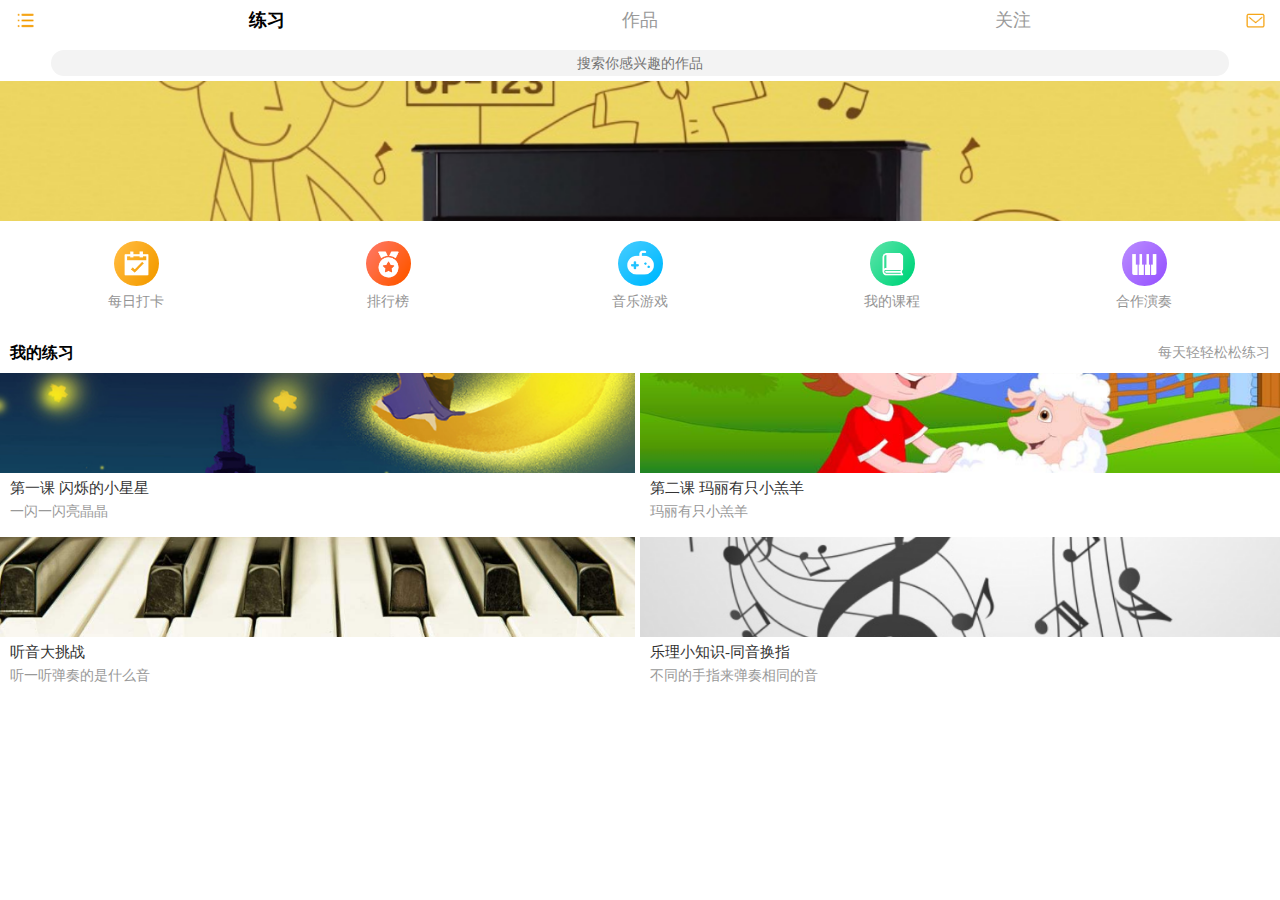
<file: index.html>
<!DOCTYPE html>
<html>

	<head>
		<meta charset="UTF-8">
		<meta name="viewport" content="width=device-width,initial-scale=1,minimum-scale=1,maximum-scale=1,user-scalable=no" />
		<title>Doolome</title>
		<script src="js/mui.min.js"></script>
		<link href="css/mui.min.css" rel="stylesheet" />
		<link href="css/main.css" rel="stylesheet" />
		<link href="css/pages/index.css" rel="stylesheet" />
	</head>

	<body>
		<div class="index-wrap">
			<div class="header">
				<div class="menu"></div>
				<div class="tab">
					<ul>
						<li class="tab-this">练习</li>
						<li>作品</li>
						<li>关注</li>
					</ul>
				</div>
				<div class="msg"></div>
			</div>
			<div class="main">
				<div class="search">
					<input type="text" placeholder="搜索你感兴趣的作品" class="search-input" />
				</div>
				<div class="banner"></div>
				<div class="navigator">
					<div class="nav-items">
						<div class="nav-bg"></div>
						<div class="nav-txt">每日打卡</div>
					</div>
					<div class="nav-items">
						<div class="nav-bg"></div>
						<div class="nav-txt">排行榜</div>
					</div>
					<div class="nav-items">
						<div class="nav-bg"></div>
						<div class="nav-txt">音乐游戏</div>
					</div>
					<div class="nav-items">
						<div class="nav-bg"></div>
						<div class="nav-txt">我的课程</div>
					</div>
					<div class="nav-items">
						<div class="nav-bg"></div>
						<div class="nav-txt">合作演奏</div>
					</div>
				</div>
				<div class="content">
					<div class="item-head">
						<p class="item-title">我的练习</p>
						<p class="item-desc">每天轻轻松松练习</p>
					</div>
	
					<ul class="item-list" id="home-product-list">
						<li class="home-product-item" data-id="1">
							<div class="item-img"></div>
							<div class="item-name">第一课 闪烁的小星星</div>
							<div class="item-subname">一闪一闪亮晶晶</div>
						</li>
						<li class="home-product-item" data-id="2">
							<div class="item-img"></div>
							<div class="item-name">第二课 玛丽有只小羔羊</div>
							<div class="item-subname">玛丽有只小羔羊</div>
						</li>
						<li class="home-product-item" data-id="3">
							<div class="item-img"></div>
							<div class="item-name">听音大挑战</div>
							<div class="item-subname">听一听弹奏的是什么音</div>
						</li>
						<li class="home-product-item" data-id="4">
							<div class="item-img"></div>
							<div class="item-name">乐理小知识-同音换指</div>
							<div class="item-subname">不同的手指来弹奏相同的音</div>
						</li>
					</ul>
				</div>
			</div>
		</div>

		<script src="js/util.js"></script>
		<script src="js/pages/index.js"></script>
	</body>

</html>
</file>
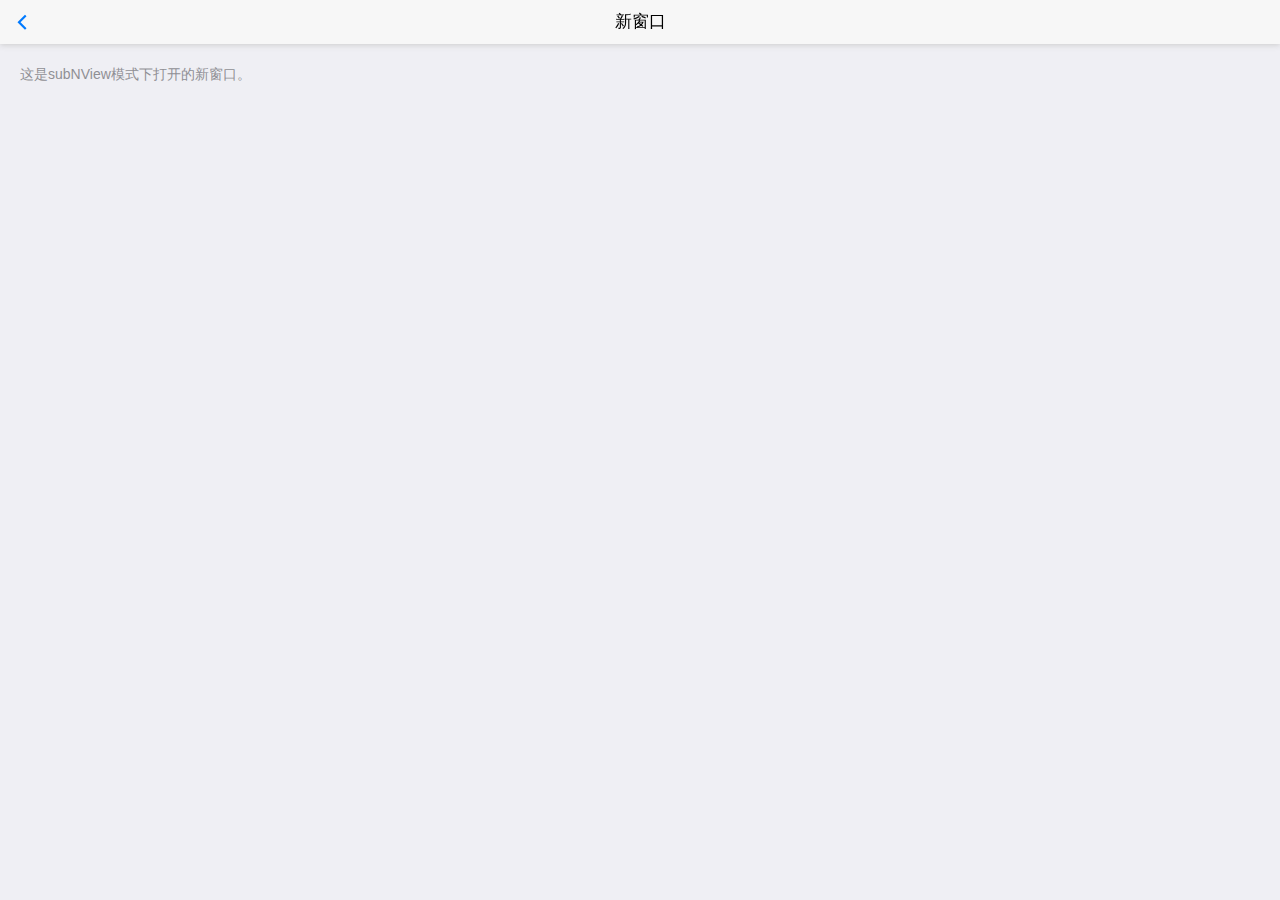
<file: html/new-webview.html>
<!DOCTYPE html>
<html>
	<head>
		<meta charset="UTF-8">
		<meta name="viewport" content="width=device-width,initial-scale=1,minimum-scale=1,maximum-scale=1,user-scalable=no" />
		<title>new webview</title>
		<script src="../js/mui.min.js"></script>
		<link href="../css/mui.min.css" rel="stylesheet" />
	</head>
	<body>
		<header class="mui-bar mui-bar-nav">
			<a class="mui-action-back mui-icon mui-icon-left-nav mui-pull-left"></a>
			<h1 class="mui-title">新窗口</h1>
		</header>
		<div class="mui-content">
			<p style="margin-top:20px;margin-left: 20px;">这是subNView模式下打开的新窗口。</p>
		</div>
		
		<script>
			mui.init();
		</script>
	</body>
</html>
</file>
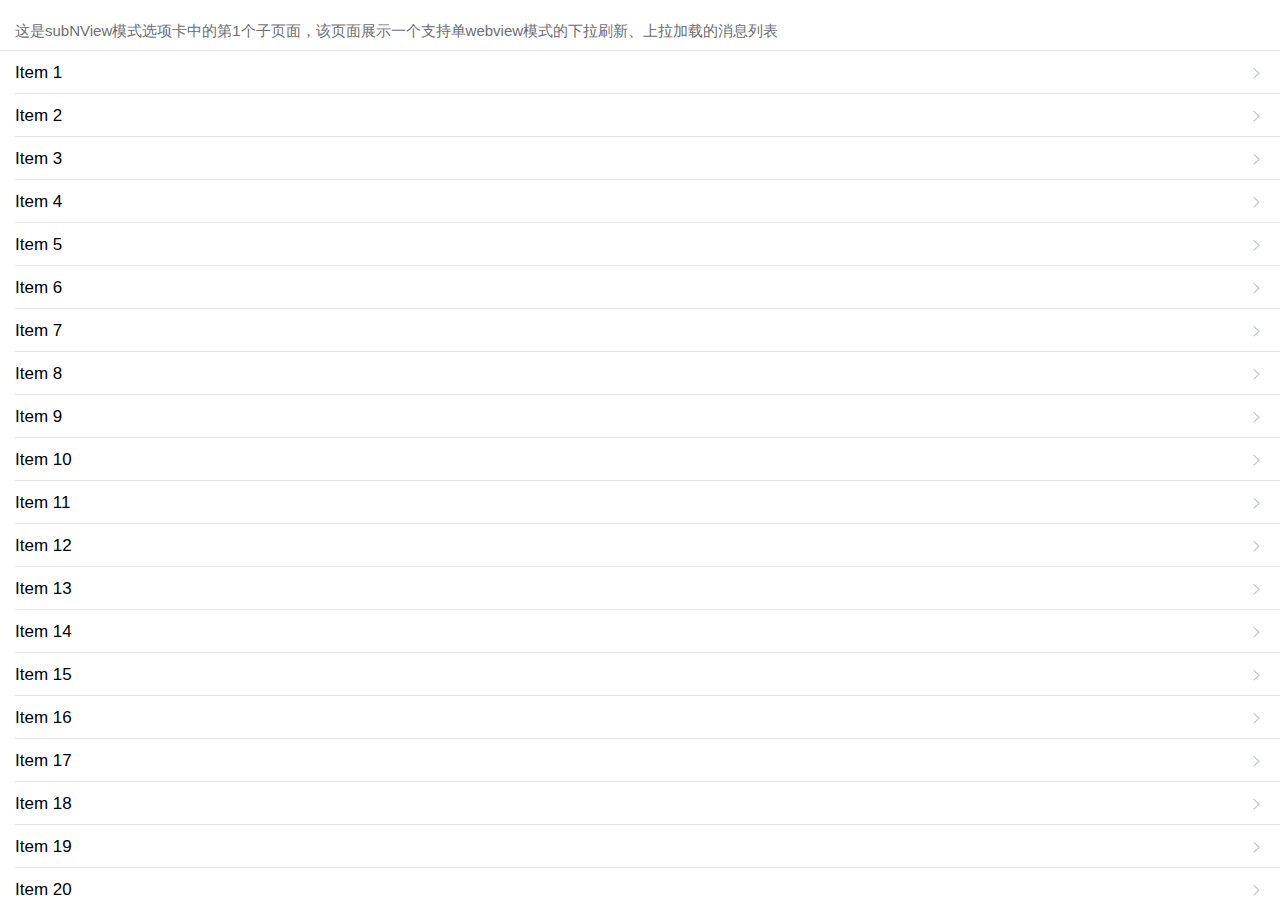
<file: html/tab-webview-subpage-chat.html>
<!DOCTYPE html>
<html>

	<head>
		<meta charset="utf-8">
		<title>Hello MUI</title>
		<meta name="viewport" content="width=device-width, initial-scale=1,maximum-scale=1,user-scalable=no">
		<meta name="apple-mobile-web-app-capable" content="yes">
		<meta name="apple-mobile-web-app-status-bar-style" content="black">
		<link rel="stylesheet" href="../css/mui.min.css">
		<style>
			html,
			body {
				background-color: #efeff4;
			}
			
			.title {
				padding: 20px 15px 10px;
				color: #6d6d72;
				font-size: 15px;
				background-color: #fff;
			}
		</style>
	</head>

	<body>
		<div id="pullrefresh" class="mui-content mui-scroll-wrapper">
			<div class="mui-scroll">
				<div class="title">
					这是subNView模式选项卡中的第1个子页面，该页面展示一个支持单webview模式的下拉刷新、上拉加载的消息列表
				</div>
				<ul class="mui-table-view mui-table-view-chevron">
					<li class="mui-table-view-cell">
						<a href="" class="mui-navigate-right">Item 1</a>
					</li>
					<li class="mui-table-view-cell">
						<a href="" class="mui-navigate-right">Item 2</a>
					</li>
					<li class="mui-table-view-cell">
						<a href="" class="mui-navigate-right">Item 3</a>
					</li>
					<li class="mui-table-view-cell">
						<a href="" class="mui-navigate-right">Item 4</a>
					</li>
					<li class="mui-table-view-cell">
						<a href="" class="mui-navigate-right">Item 5</a>
					</li>
					<li class="mui-table-view-cell">
						<a href="" class="mui-navigate-right">Item 6</a>
					</li>
					<li class="mui-table-view-cell">
						<a href="" class="mui-navigate-right">Item 7</a>
					</li>
					<li class="mui-table-view-cell">
						<a href="" class="mui-navigate-right">Item 8</a>
					</li>
					<li class="mui-table-view-cell">
						<a href="" class="mui-navigate-right">Item 9</a>
					</li>
					<li class="mui-table-view-cell">
						<a href="" class="mui-navigate-right">Item 10</a>
					</li>
					<li class="mui-table-view-cell">
						<a href="" class="mui-navigate-right">Item 11</a>
					</li>
					<li class="mui-table-view-cell">
						<a href="" class="mui-navigate-right">Item 12</a>
					</li>
					<li class="mui-table-view-cell">
						<a href="" class="mui-navigate-right">Item 13</a>
					</li>
					<li class="mui-table-view-cell">
						<a href="" class="mui-navigate-right">Item 14</a>
					</li>
					<li class="mui-table-view-cell">
						<a href="" class="mui-navigate-right">Item 15</a>
					</li>
					<li class="mui-table-view-cell">
						<a href="" class="mui-navigate-right">Item 16</a>
					</li>
					<li class="mui-table-view-cell">
						<a href="" class="mui-navigate-right">Item 17</a>
					</li>
					<li class="mui-table-view-cell">
						<a href="" class="mui-navigate-right">Item 18</a>
					</li>
					<li class="mui-table-view-cell">
						<a href="" class="mui-navigate-right">Item 19</a>
					</li>
					<li class="mui-table-view-cell">
						<a href="" class="mui-navigate-right">Item 20</a>
					</li>
				</ul>
			</div>
		</div>
		<script src="../js/mui.min.js"></script>
		<script>
			mui.init({
				swipeBack: false,
				pullRefresh: {
					container: '#pullrefresh',
					down: {
						style:'circle',
						callback: pulldownRefresh
					},
					up: {
						contentrefresh: '正在加载...',
						callback: pullupRefresh
					}
				}
			});
			/**
			 * 下拉刷新具体业务实现
			 */
			function pulldownRefresh() {
				setTimeout(function() {
					var table = document.body.querySelector('.mui-table-view');
					var cells = document.body.querySelectorAll('.mui-table-view-cell');
					for(var i = cells.length, len = i + 3; i < len; i++) {
						var li = document.createElement('li');
						li.className = 'mui-table-view-cell';
						li.innerHTML = '<a class="mui-navigate-right">Item ' + (i + 1) + '</a>';
						//下拉刷新，新纪录插到最前面；
						table.insertBefore(li, table.firstChild);
					}
					mui('#pullrefresh').pullRefresh().endPulldownToRefresh(); //refresh completed
					mui.toast('下拉刷新成功');
				}, 1000);
			}
			var count = 0;
			/**
			 * 上拉加载具体业务实现
			 */
			function pullupRefresh() {
				setTimeout(function() {
					mui('#pullrefresh').pullRefresh().endPullupToRefresh((++count > 2)); //参数为true代表没有更多数据了。
					var table = document.body.querySelector('.mui-table-view');
					var cells = document.body.querySelectorAll('.mui-table-view-cell');
					for(var i = cells.length, len = i + 20; i < len; i++) {
						var li = document.createElement('li');
						li.className = 'mui-table-view-cell';
						li.innerHTML = '<a class="mui-navigate-right">Item ' + (i + 1) + '</a>';
						table.appendChild(li);
					}
				}, 1000);
			}
		</script>
	</body>

</html>
</file>
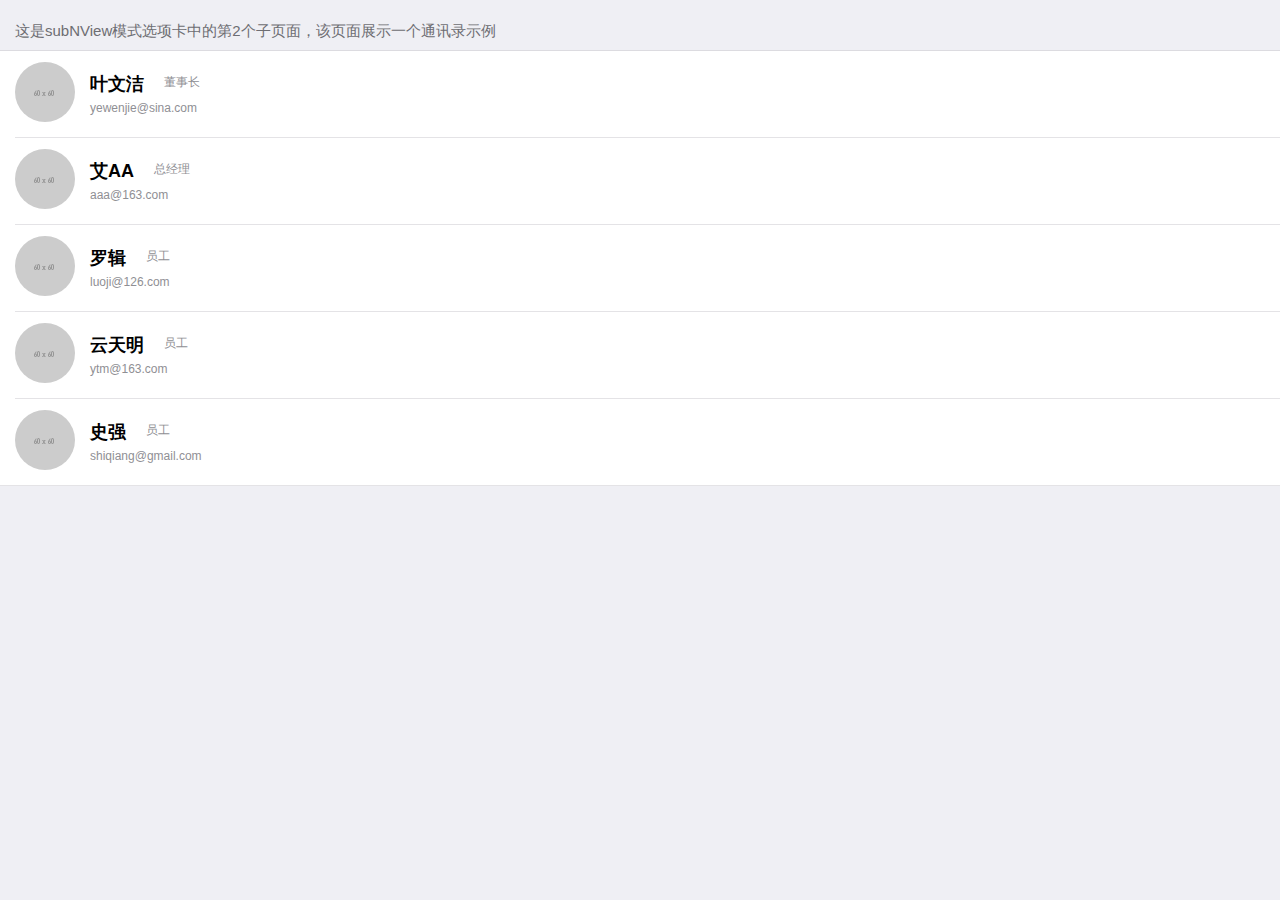
<file: html/tab-webview-subpage-contact.html>
<!DOCTYPE html>
<html>

	<head>
		<meta charset="utf-8">
		<title>Hello MUI</title>
		<meta name="viewport" content="width=device-width, initial-scale=1,maximum-scale=1,user-scalable=no">
		<meta name="apple-mobile-web-app-capable" content="yes">
		<meta name="apple-mobile-web-app-status-bar-style" content="black">

		<link rel="stylesheet" href="../css/mui.min.css">
		<style>
			html,body {
				background-color: #efeff4;
			}
			.title{
				margin: 20px 15px 10px;
				color: #6d6d72;
				font-size: 15px;
			}
			 .oa-contact-cell.mui-table .mui-table-cell {
				padding: 11px 0;
				vertical-align: middle;
			}
			
			.oa-contact-cell {
				position: relative;
				margin: -11px 0;
			}
	
			.oa-contact-avatar {
				width: 75px;
			}
			.oa-contact-avatar img {
				border-radius: 50%;
			}
			.oa-contact-content {
				width: 100%;
			}
			.oa-contact-name {
				margin-right: 20px;
			}
			.oa-contact-name, oa-contact-position {
				float: left;
			}
		</style>
	</head>

	<body>
		<div class="mui-content">
			<div class="title">
				这是subNView模式选项卡中的第2个子页面，该页面展示一个通讯录示例
			</div>

			<ul class="mui-table-view mui-table-view-striped mui-table-view-condensed">
				<li class="mui-table-view-cell">
					<div class="mui-slider-cell">
						<div class="oa-contact-cell mui-table">
							<div class="oa-contact-avatar mui-table-cell">
								<img src="../images/60x60.gif" />
							</div>
							<div class="oa-contact-content mui-table-cell">
								<div class="mui-clearfix">
									<h4 class="oa-contact-name">叶文洁</h4>
									<span class="oa-contact-position mui-h6">董事长</span>
								</div>
								<p class="oa-contact-email mui-h6">
									yewenjie@sina.com
								</p>
							</div>
						</div>
					</div>
				</li>
				<li class="mui-table-view-cell">
					<div class="mui-slider-cell">
						<div class="oa-contact-cell mui-table">
							<div class="oa-contact-avatar mui-table-cell">
								<img src="../images/60x60.gif" />
							</div>
							<div class="oa-contact-content mui-table-cell">
								<div class="mui-clearfix">
									<h4 class="oa-contact-name">艾AA</h4>
									<span class="oa-contact-position mui-h6">总经理</span>
								</div>
								<p class="oa-contact-email mui-h6">
									aaa@163.com
								</p>
							</div>
						</div>
					</div>
				</li>
				<li class="mui-table-view-cell">
					<div class="mui-slider-cell">
						<div class="oa-contact-cell mui-table">
							<div class="oa-contact-avatar mui-table-cell">
								<img src="../images/60x60.gif" />
							</div>
							<div class="oa-contact-content mui-table-cell">
								<div class="mui-clearfix">
									<h4 class="oa-contact-name">罗辑</h4>
									<span class="oa-contact-position mui-h6">员工</span>
								</div>
								<p class="oa-contact-email mui-h6">
									luoji@126.com
								</p>
							</div>
						</div>
					</div>
				</li>
				<li class="mui-table-view-cell">
					<div class="mui-slider-cell">
						<div class="oa-contact-cell mui-table">
							<div class="oa-contact-avatar mui-table-cell">
								<img src="../images/60x60.gif" />
							</div>
							<div class="oa-contact-content mui-table-cell">
								<div class="mui-clearfix">
									<h4 class="oa-contact-name">云天明</h4>
									<span class="oa-contact-position mui-h6">员工</span>
								</div>
								<p class="oa-contact-email mui-h6">
									ytm@163.com
								</p>
							</div>
						</div>
					</div>
				</li>
				<li class="mui-table-view-cell">
					<div class="mui-slider-cell">
						<div class="oa-contact-cell mui-table">
							<div class="oa-contact-avatar mui-table-cell">
								<img src="../images/60x60.gif" />
							</div>
							<div class="oa-contact-content mui-table-cell">
								<div class="mui-clearfix">
									<h4 class="oa-contact-name">史强</h4>
									<span class="oa-contact-position mui-h6">员工</span>
								</div>
								<p class="oa-contact-email mui-h6">
									shiqiang@gmail.com
								</p>
							</div>
						</div>
					</div>
				</li>
			</ul>
		</div>
	</body>
	<script src="../js/mui.min.js"></script>
	<script>
		mui.init({
			swipeBack:true //启用右滑关闭功能
		});
	</script>
</html>
</file>
<file: css/pages/index.css>
.index-wrap {
  display: flex;
  flex-flow: column;
  height: 100%;
}
.header {
  display: flex;
  flex-flow: row;
  align-items: center;
  height: 4rem;
  position: fixed;
  left: 0;
  right: 0;
  top: 0;
  background: #fff;
  z-index: 999;
}
.main {
  margin-top: 4rem;
  height: -webkit-calc(100% - 8rem);
  overflow-y: scroll;
  position: relative;
  z-index: 100;
  -webkit-overflow-scrolling: touch;
}
.header > div {
  flex: 1;
  align-items: center;
}
.menu {
  height: 2.5rem;
  max-width: 3rem;
  background: url("../../images/icon_menu.png") no-repeat center center;
  background-size: auto 100%;
  margin-left: 1rem;
}

.tab {
  display: flex;
  flex: 1;
  padding: 0 4rem;
}
.tab-this {
  color: #000;
  font-weight: bold;
}
.tab ul {
  display: flex;
  flex-flow: row;
  align-items: center;
  font-size: 1.8rem;
  color: #999;
  flex: 1;
}
.tab ul li {
  flex: 1;
  text-align: center;
}
.msg {
  height: 2.5rem;
  max-width: 3rem;
  background: url("../../images/icon_msg.png") no-repeat center center;
  background-size: auto 100%;
  margin-right: 1rem;
}

.search {
  margin: 1rem 0 0.5rem 0;
  text-align: center;
}
input.search-input {
  position: relative;
  border: none;
  border-radius: 2.6rem !important;
  background: #f3f3f3;
  height: 2.6rem;
  width: 92%;
  text-align: center;
  font-size: 1.4rem;
  margin-bottom: 0;
}
input.search-input:focus {
  border: none !important;
  outline: none;
}

.banner {
  height: 14rem;
  background: url("../../images/banner_01.png") no-repeat center center;
  background-size: 100% auto;
}

.navigator {
  display: flex;
  flex-flow: row;
  align-items: center;
  padding: 2rem 1rem;
}
.nav-items {
  display: flex;
  flex-flow: column;
  align-items: center;
  justify-content: center;
}
.nav-items {
  flex: 1;
}
.nav-items .nav-bg {
  width: 4.5rem;
  height: 4.5rem;
}
.nav-items:nth-child(1) .nav-bg {
  background: url("../../images/icon_card.png") no-repeat center center;
  background-size: auto 100%;
}
.nav-items:nth-child(2) .nav-bg {
  background: url("../../images/icon_rank.png") no-repeat center center;
  background-size: auto 100%;
}
.nav-items:nth-child(3) .nav-bg {
  background: url("../../images/icon_game.png") no-repeat center center;
  background-size: auto 100%;
}
.nav-items:nth-child(4) .nav-bg {
  background: url("../../images/icon_class.png") no-repeat center center;
  background-size: auto 100%;
}
.nav-items:nth-child(5) .nav-bg {
  background: url("../../images/icon_music.png") no-repeat center center;
  background-size: auto 100%;
}
.nav-txt {
  color: #949494;
  margin-top: 0.5rem;
  font-size: 1.4rem;
}

.item-head {
  display: flex;
  flex-flow: row;
  align-items: center;
  justify-content: space-between;
  padding: 1rem;
}
.item-title {
  font-size: 1.6rem;
  font-weight: bold;
  color: #000;
}
.item-desc {
  color: #999;
}

.item-list {
  display: flex;
  flex-flow: row;
  flex-wrap: wrap;
}
.item-list > li {
  width: 50%;
  margin-bottom: 1.5rem;
}
.item-list > li:nth-child(odd) {
  border-right: 0.5rem solid #fff;
}
.item-img {
  width: 100%;
  height: 10rem;
  background: #eee;
  margin-bottom: 0.5rem;
}
.item-list > li:nth-child(1) .item-img {
  background: url("../../images/img_01.png") no-repeat center center;
  background-size: 100% auto;
}
.item-list > li:nth-child(2) .item-img {
  background: url("../../images/img_02.png") no-repeat center center;
  background-size: 100% auto;
}
.item-list > li:nth-child(3) .item-img {
  background: url("../../images/img_03.png") no-repeat center center;
  background-size: 100% auto;
}
.item-list > li:nth-child(4) .item-img {
  background: url("../../images/img_04.png") no-repeat center center;
  background-size: 100% auto;
}
.item-name {
  color: #333;
  font-size: 1.5rem;
  padding-left: 1rem;
  margin-bottom: 0.2rem;
}
.item-subname {
  color: #999;
  font-size: 1.4rem;
  padding-left: 1rem;
}
</file>
<file: css/main.css>
/* reset -- start */
html,
body {
  font-family: '微软雅黑';
  height: 100%;
  background: #ffffff;
}

html {
  font-size: 62.5%;
}

li {
  list-style: none;
}

/*盒子模型为边框*/
* {
  box-sizing: border-box;
}

html,
body,
h1,
h2,
h3,
h4,
h5,
h6,
p,
dl,
dt,
dd,
ul,
ol,
li,
form,
fieldset,
button,
input,
textarea {
  margin: 0;
  padding: 0;
  -webkit-user-select: none;
  -webkit-touch-callout: none;
  -webkit-text-size-adjust: none;
}

html {
  -webkit-tap-highlight-color: rgba(0, 0, 0, 0);
  -webkit-tap-highlight-color: transparent;
}

h1,
h2,
h3,
h4,
h5,
h6 {
  font-weight: normal;
  font-size: 100%;
}

em,
i {
  font-style: normal;
}

a {
  text-decoration: none;
  -webkit-tap-highlight-color: rgba(0, 0, 0, 0);
}

ul,
ol,
li {
  list-style: none;
}

img {
  border: 0;
}

table {
  border-spacing: 0;
  border-collapse: collapse;
}

input,
textarea {
  -webkit-user-select: text;
}

select,
textarea {
  font-size: 100%;
  -webkit-appearance: none;
  appearance: none;
}

/*IOS <input>去除默认样式*/
input[type=text] {
  -webkit-appearance: none;
  appearance: none;
  border-radius: 0px;
}

@font-face {
  font-family: 'iconfont';
  /* project id 315933 */
  src: url('//at.alicdn.com/t/font_lecu04jr1rcz0k9.eot');
  src: url('//at.alicdn.com/t/font_lecu04jr1rcz0k9.eot?#iefix') format('embedded-opentype'),
    url('//at.alicdn.com/t/font_lecu04jr1rcz0k9.woff') format('woff'),
    url('//at.alicdn.com/t/font_lecu04jr1rcz0k9.ttf') format('truetype'),
    url('//at.alicdn.com/t/font_lecu04jr1rcz0k9.svg#iconfont') format('svg');
}

::-webkit-scrollbar {
  width: 0;
  height: 0;
  background-color: #F5F5F5;
}

/*定义滚动条轨道
  内阴影+圆角*/
::-webkit-scrollbar-track {
  -webkit-box-shadow: inset 0 0 6px rgba(0, 0, 0, 0.3);
  border-radius: 10px;
  background-color: #F5F5F5;
}

/*定义滑块
  内阴影+圆角*/
::-webkit-scrollbar-thumb {
  border-radius: 10px;
  -webkit-box-shadow: inset 0 0 6px rgba(0, 0, 0, .3);
  background-color: #555;
}

.mui-content {
  background: #ffffff;
}

[v-cloak] {
  display: none;
}
/* reset -- end */
/* common -- start */
.flex {
  display: flex;
  align-items: center;
}

.flex-column {
  display: flex;
  flex-direction: column;
  justify-content: center;
}

.flex-bd {
  flex: 1;
}

/* common -- end */

/*----------------mui.showLoading---------------*/  
.mui-show-loading {  
  position: fixed;  
  padding: 5px;  
  width: 120px;  
  min-height: 120px;  
  top: 45%;  
  left: 50%;  
  margin-left: -60px;  
  background: rgba(0, 0, 0, 0.6);  
  text-align: center;  
  border-radius: 5px;  
  color: #FFFFFF;  
  visibility: hidden;  
  margin: 0;  
  z-index: 2000;  

  -webkit-transition-duration: .2s;  
  transition-duration: .2s;  
  opacity: 0;  
  -webkit-transform: scale(0.9) translate(-50%, -50%);  
  transform: scale(0.9) translate(-50%, -50%);  
  -webkit-transform-origin: 0 0;  
  transform-origin: 0 0;  
}  
.mui-show-loading.loading-visible {  
  opacity: 1;  
  visibility: visible;  
  -webkit-transform: scale(1) translate(-50%, -50%);  
  transform: scale(1) translate(-50%, -50%);  
}  
.mui-show-loading .mui-spinner{  
  margin-top: 24px;  
  width: 36px;  
  height: 36px;  
}  
.mui-show-loading .text {  
  line-height: 1.6;  
  font-family: -apple-system-font,"Helvetica Neue",sans-serif;  
  font-size: 14px;  
  margin: 10px 0 0;  
  color: #fff;  
}  

.mui-show-loading-mask {  
position: fixed;  
z-index: 1000;  
top: 0;  
right: 0;  
left: 0;  
bottom: 0;  
}  
.mui-show-loading-mask-hidden{  
  display: none !important;  
}
</file>
